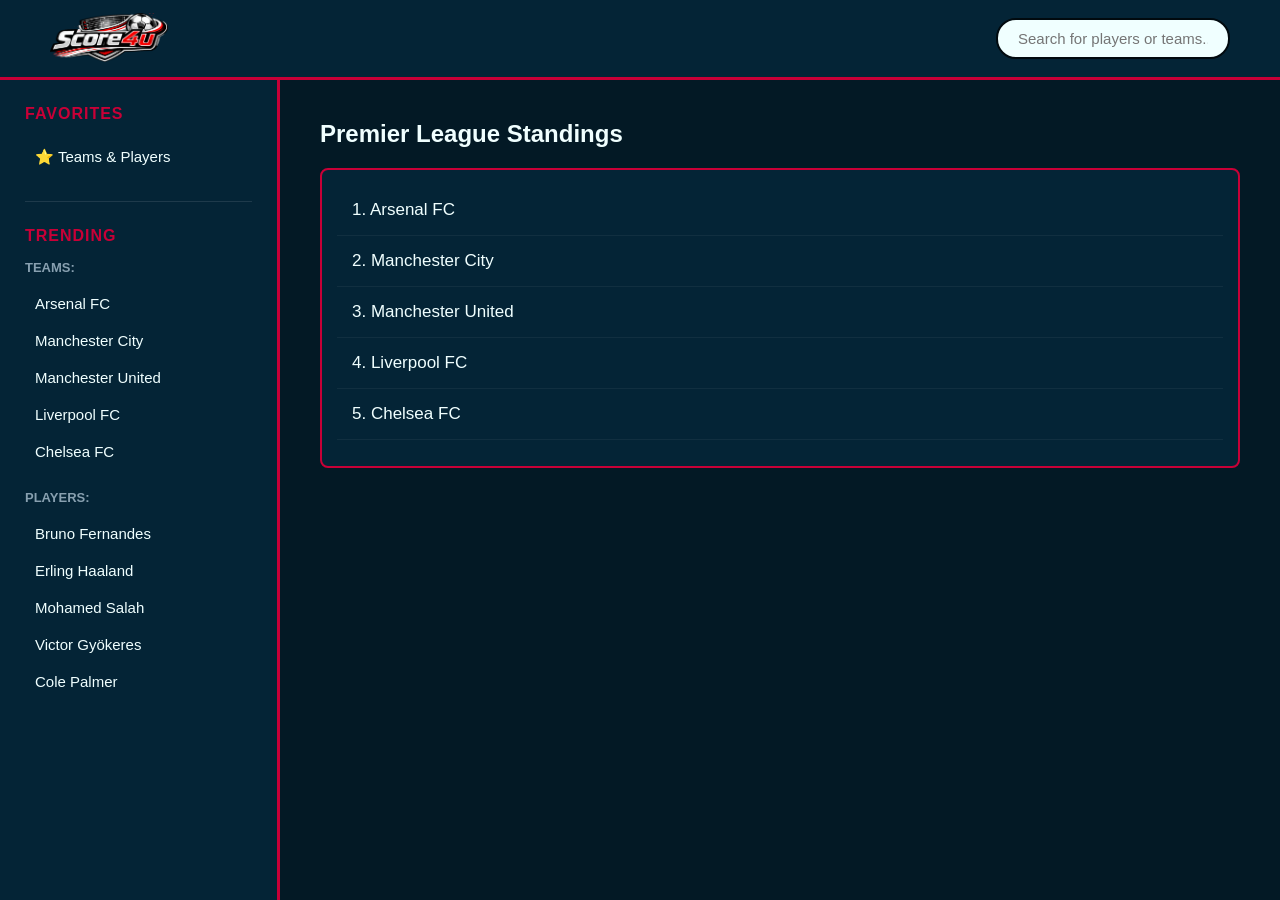
<file: index.html>
<!DOCTYPE html>
<html lang="en">
<head>
    <meta charset="UTF-8">
    <meta name="viewport" content="width=device-width, initial-scale=1.0">
    <title>Score4u | Home</title>
    <link rel="stylesheet" href="score4u.css">
</head>
<body>
    <header class="banner">
        <a href="index.html"><img class="logo" src="logo.png" alt="Logo"></a>
        <div class="search-box">
            <input type="text" placeholder="Search for players or teams...">
        </div>
    </header>

    <aside class="sidebar">
        <nav class="sidebar-group">
            <h2 class="favtext">Favorites</h2>
            <ul class="sidebar-list">
                <li><a href="index.html">⭐ Teams & Players</a></li>
            </ul>
        </nav>
        <hr class="line">
        <nav class="sidebar-group">
            <h2 class="favtext">Trending</h2>
            <p class="sidebar-label">Teams:</p>
            <ul class="sidebar-list">
                <li><a href="team.html">Arsenal FC</a></li>
                <li><a href="team.html">Manchester City</a></li>
                <li><a href="team.html">Manchester United</a></li>
                <li><a href="team.html">Liverpool FC</a></li>
                <li><a href="team.html">Chelsea FC</a></li>
            </ul>
            <p class="sidebar-label" style="margin-top: 20px;">Players:</p>
            <ul class="sidebar-list">
                <li><a href="player.html">Bruno Fernandes</a></li>
                <li><a href="player.html">Erling Haaland</a></li>
                <li><a href="player.html">Mohamed Salah</a></li>
                <li><a href="player.html">Victor Gyökeres</a></li>
                <li><a href="player.html">Cole Palmer</a></li>
            </ul>
        </nav>
    </aside>

    <main class="content">
        <h2>Premier League Standings</h2>
        <div class="red-box">
            <a href="team.html" class="table-row">1. Arsenal FC</a>
            <a href="team.html" class="table-row">2. Manchester City</a>
            <a href="team.html" class="table-row">3. Manchester United</a>
            <a href="team.html" class="table-row">4. Liverpool FC</a>
            <a href="team.html" class="table-row">5. Chelsea FC</a>
        </div>
    </main>
</body>
</html>
</file>
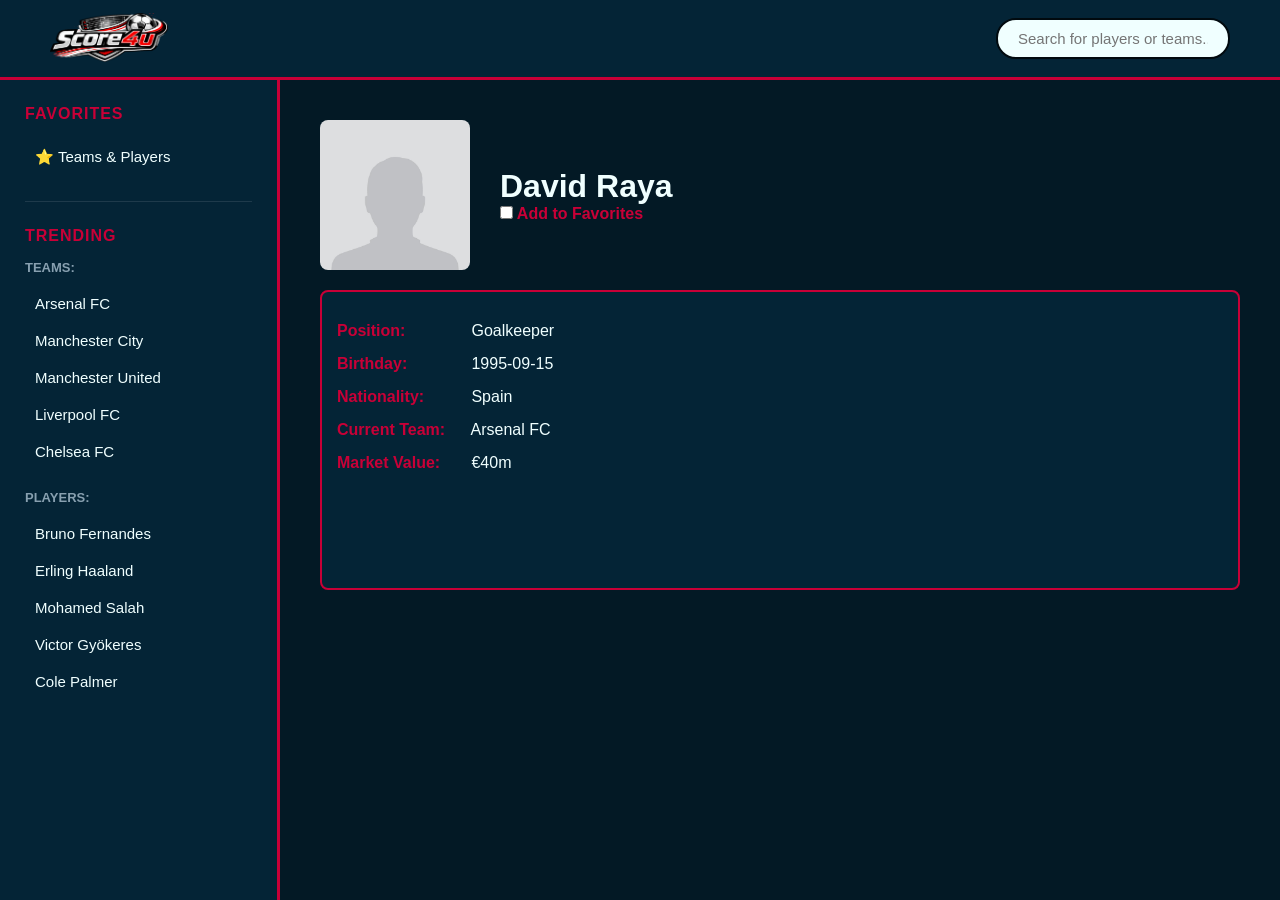
<file: player.html>
<!DOCTYPE html>
<html lang="en">
<head>
    <meta charset="UTF-8">
    <meta name="viewport" content="width=device-width, initial-scale=1.0">
    <title>Score4u | Player</title>
    <link rel="stylesheet" href="score4u.css">
</head>
<body>
    <header class="banner">
        <a href="index.html"><img class="logo" src="logo.png" alt="Logo"></a>
        <div class="search-box">
            <input type="text" placeholder="Search for players or teams...">
        </div>
    </header>

    <aside class="sidebar">
        <nav class="sidebar-group">
            <h2 class="favtext">Favorites</h2>
            <ul class="sidebar-list">
                <li><a href="index.html">⭐ Teams & Players</a></li>
            </ul>
        </nav>
        <hr class="line">
        <nav class="sidebar-group">
            <h2 class="favtext">Trending</h2>
            <p class="sidebar-label">Teams:</p>
            <ul class="sidebar-list">
                <li><a href="team.html">Arsenal FC</a></li>
                <li><a href="team.html">Manchester City</a></li>
                <li><a href="team.html">Manchester United</a></li>
                <li><a href="team.html">Liverpool FC</a></li>
                <li><a href="team.html">Chelsea FC</a></li>
            </ul>
            <p class="sidebar-label" style="margin-top: 20px;">Players:</p>
            <ul class="sidebar-list">
                <li><a href="player.html">Bruno Fernandes</a></li>
                <li><a href="player.html">Erling Haaland</a></li>
                <li><a href="player.html">Mohamed Salah</a></li>
                <li><a href="player.html">Victor Gyökeres</a></li>
                <li><a href="player.html">Cole Palmer</a></li>
            </ul>
        </nav>
    </aside>

    <main class="content">
        <header class="header-info">
            <div class="big-placeholder"><img src="placeholder_player.jpg" alt="Player Photo"></div>
            <div>
                <h1>David Raya</h1>
                <label style="color: rgb(200, 0, 55); font-weight: bold;"><input type="checkbox"> Add to Favorites</label>
            </div>
        </header>
        <div class="red-box player-stats">
            <p><strong>Position:</strong> Goalkeeper</p>
            <p><strong>Birthday:</strong> 1995-09-15</p>
            <p><strong>Nationality:</strong> Spain</p>
            <p><strong>Current Team:</strong> Arsenal FC</p>
            <p><strong>Market Value:</strong> €40m</p>
        </div>
    </main>
</body>
</html>
</file>
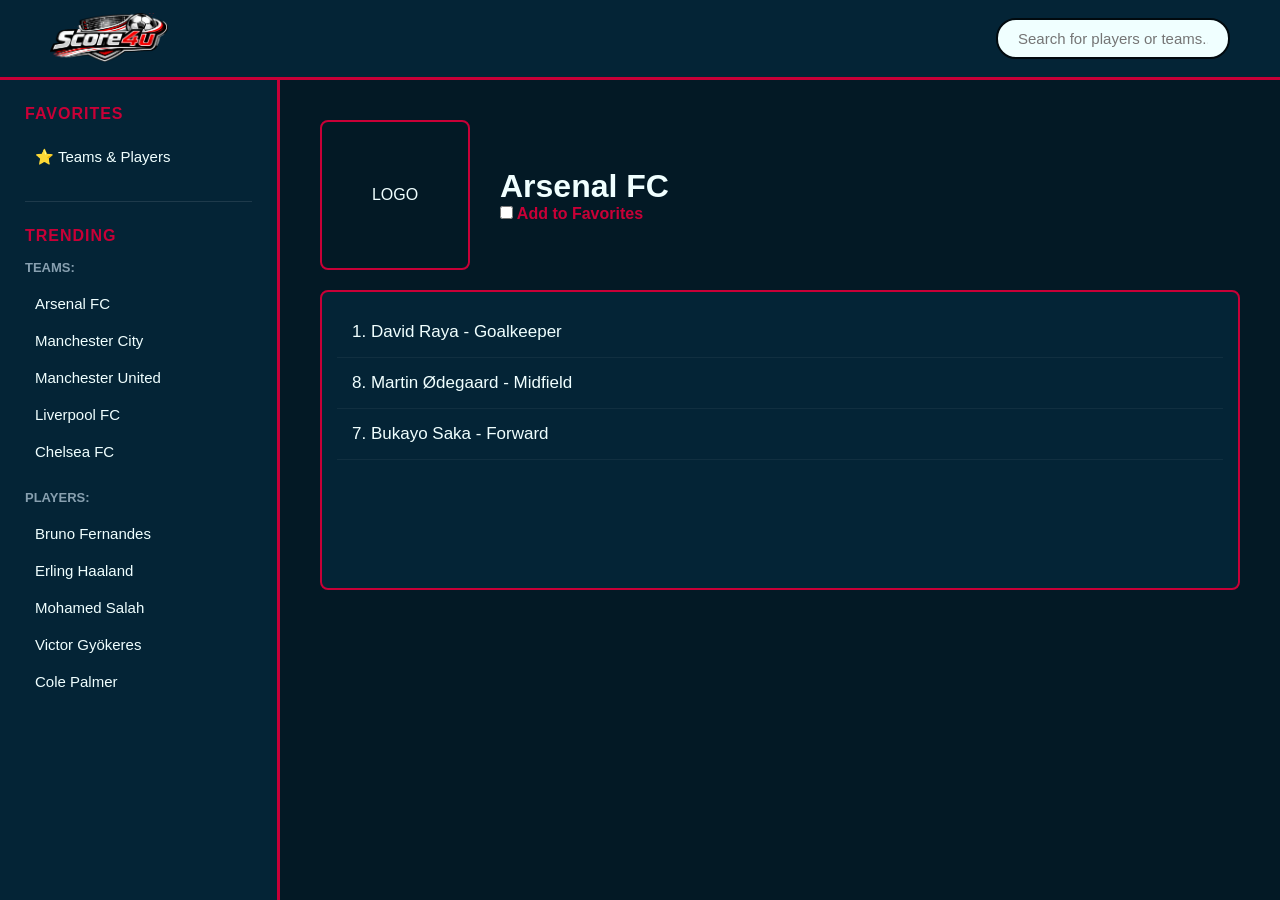
<file: team.html>
<!DOCTYPE html>
<html lang="en">
<head>
    <meta charset="UTF-8">
    <meta name="viewport" content="width=device-width, initial-scale=1.0">
    <title>Score4u | Team</title>
    <link rel="stylesheet" href="score4u.css">
</head>
<body>
    <header class="banner">
        <a href="index.html"><img class="logo" src="logo.png" alt="Logo"></a>
        <div class="search-box">
            <input type="text" placeholder="Search for players or teams...">
        </div>
    </header>

    <aside class="sidebar">
        <nav class="sidebar-group">
            <h2 class="favtext">Favorites</h2>
            <ul class="sidebar-list">
                <li><a href="index.html">⭐ Teams & Players</a></li>
            </ul>
        </nav>
        <hr class="line">
        <nav class="sidebar-group">
            <h2 class="favtext">Trending</h2>
            <p class="sidebar-label">Teams:</p>
            <ul class="sidebar-list">
                <li><a href="team.html">Arsenal FC</a></li>
                <li><a href="team.html">Manchester City</a></li>
                <li><a href="team.html">Manchester United</a></li>
                <li><a href="team.html">Liverpool FC</a></li>
                <li><a href="team.html">Chelsea FC</a></li>
            </ul>
            <p class="sidebar-label" style="margin-top: 20px;">Players:</p>
            <ul class="sidebar-list">
                <li><a href="player.html">Bruno Fernandes</a></li>
                <li><a href="player.html">Erling Haaland</a></li>
                <li><a href="player.html">Mohamed Salah</a></li>
                <li><a href="player.html">Victor Gyökeres</a></li>
                <li><a href="player.html">Cole Palmer</a></li>
            </ul>
        </nav>
    </aside>

    <main class="content">
        <header class="header-info">
            <div class="big-placeholder" style="border: 2px solid rgb(200, 0, 55);">LOGO</div>
            <div>
                <h1>Arsenal FC</h1>
                <label style="color: rgb(200, 0, 55); font-weight: bold;"><input type="checkbox"> Add to Favorites</label>
            </div>
        </header>
        <div class="red-box">
            <a href="player.html" class="table-row">1. David Raya - Goalkeeper</a>
            <a href="player.html" class="table-row">8. Martin Ødegaard - Midfield</a>
            <a href="player.html" class="table-row">7. Bukayo Saka - Forward</a>
        </div>
    </main>
</body>
</html>
</file>
<file: score4u.css>
/* GLOBAL SETTINGS */
* {
    box-sizing: border-box;
    font-family: Arial, Helvetica, sans-serif;
    margin: 0;
    padding: 0;
}

body {
    background-color: rgb(3, 25, 37);
    color: azure;
    display: flex;
    flex-direction: column;
    min-height: 100vh;
}

/* TOP BANNER */
.banner {
    background-color: rgb(4, 36, 54);
    display: flex;
    flex-direction: column; 
    align-items: center;
    gap: 15px;
    padding: 15px 20px;
    border-bottom: 3px solid rgb(200, 0, 55);
    position: sticky;
    top: 0;
    z-index: 100;
}

.logo {
    height: 50px;
}

.search-box {
    width: 100%;
    display: flex;
    justify-content: center;
}

.search-box input {
    border: 2px solid rgb(1, 10, 15);
    background-color: azure;
    padding: 10px 20px;
    width: 100%;
    max-width: 400px;
    font-size: 15px;
    border-radius: 20px;
    outline: none;
}

/* SIDEBAR NAVIGATION */
.sidebar {
    background-color: rgb(4, 36, 54);
    padding: 25px;
    border-bottom: 3px solid rgb(200, 0, 55);
}

.sidebar-group {
    margin-bottom: 20px;
}

.favtext {
    font-size: 16px;
    color: rgb(200, 0, 55);
    margin-bottom: 15px;
    text-transform: uppercase;
    font-weight: bold;
    letter-spacing: 1px;
}

.sidebar-label {
    font-weight: bold;
    color: #88a0b0;
    margin-bottom: 10px;
    font-size: 13px;
    text-transform: uppercase;
}

.sidebar-list {
    list-style: none;
}

.sidebar-list li a {
    display: block;
    padding: 10px;
    border-radius: 5px;
    font-size: 15px;
    color: azure;
    text-decoration: none;
}

.sidebar-list li a:hover {
    background-color: rgb(200, 0, 55);
    color: white;
}

.line {
    border: 0;
    height: 1px;
    background: rgba(255, 255, 255, 0.1);
    margin: 25px 0;
}

/* CONTENT AREA */
.content {
    padding: 20px;
    flex-grow: 1;
}

.red-box {
    border: 2px solid rgb(200, 0, 55);
    padding: 15px;
    margin-top: 20px;
    min-height: 300px;
    background-color: rgb(4, 36, 54);
    border-radius: 8px;
}

.table-row {
    display: block;
    padding: 15px;
    border-bottom: 1px solid rgba(255, 255, 255, 0.05);
    font-size: 17px;
    color: azure;
    text-decoration: none;
}

.table-row:hover {
    background-color: rgb(200, 0, 55);
    color: white;
}

/* HEADERS & PHOTO */
.header-info {
    display: flex;
    flex-direction: column;
    align-items: center;
    text-align: center;
    gap: 15px;
    margin-bottom: 20px;
}

.big-placeholder {
    width: 120px;
    height: 120px;
    display: flex;
    justify-content: center;
    align-items: center;
    overflow: hidden;
    border-radius: 8px;
    background-color: rgb(3, 25, 37);
}

.big-placeholder img {
    width: 100%;
    height: 100%;
    object-fit: cover;
}

.player-stats p {
    margin: 15px 0;
    font-size: 16px;
}

.player-stats strong {
    display: inline-block;
    width: 130px;
    color: rgb(200, 0, 55);
}

/* DESKTOP RWD */
@media (min-width: 768px) {
    body {
        display: grid;
        grid-template-columns: 280px 1fr;
        grid-template-rows: 80px 1fr;
        grid-template-areas: "header header" "sidebar main";
    }
    .banner {
        grid-area: header;
        flex-direction: row;
        justify-content: space-between;
        padding: 0 50px;
    }
    .search-box { width: auto; }
    .sidebar {
        grid-area: sidebar;
        border-bottom: none;
        border-right: 3px solid rgb(200, 0, 55);
        height: calc(100vh - 80px);
        position: sticky;
        top: 80px;
    }
    .content { grid-area: main; padding: 40px; }
    .header-info { flex-direction: row; text-align: left; gap: 30px; }
    .big-placeholder { width: 150px; height: 150px; }
}
</file>
